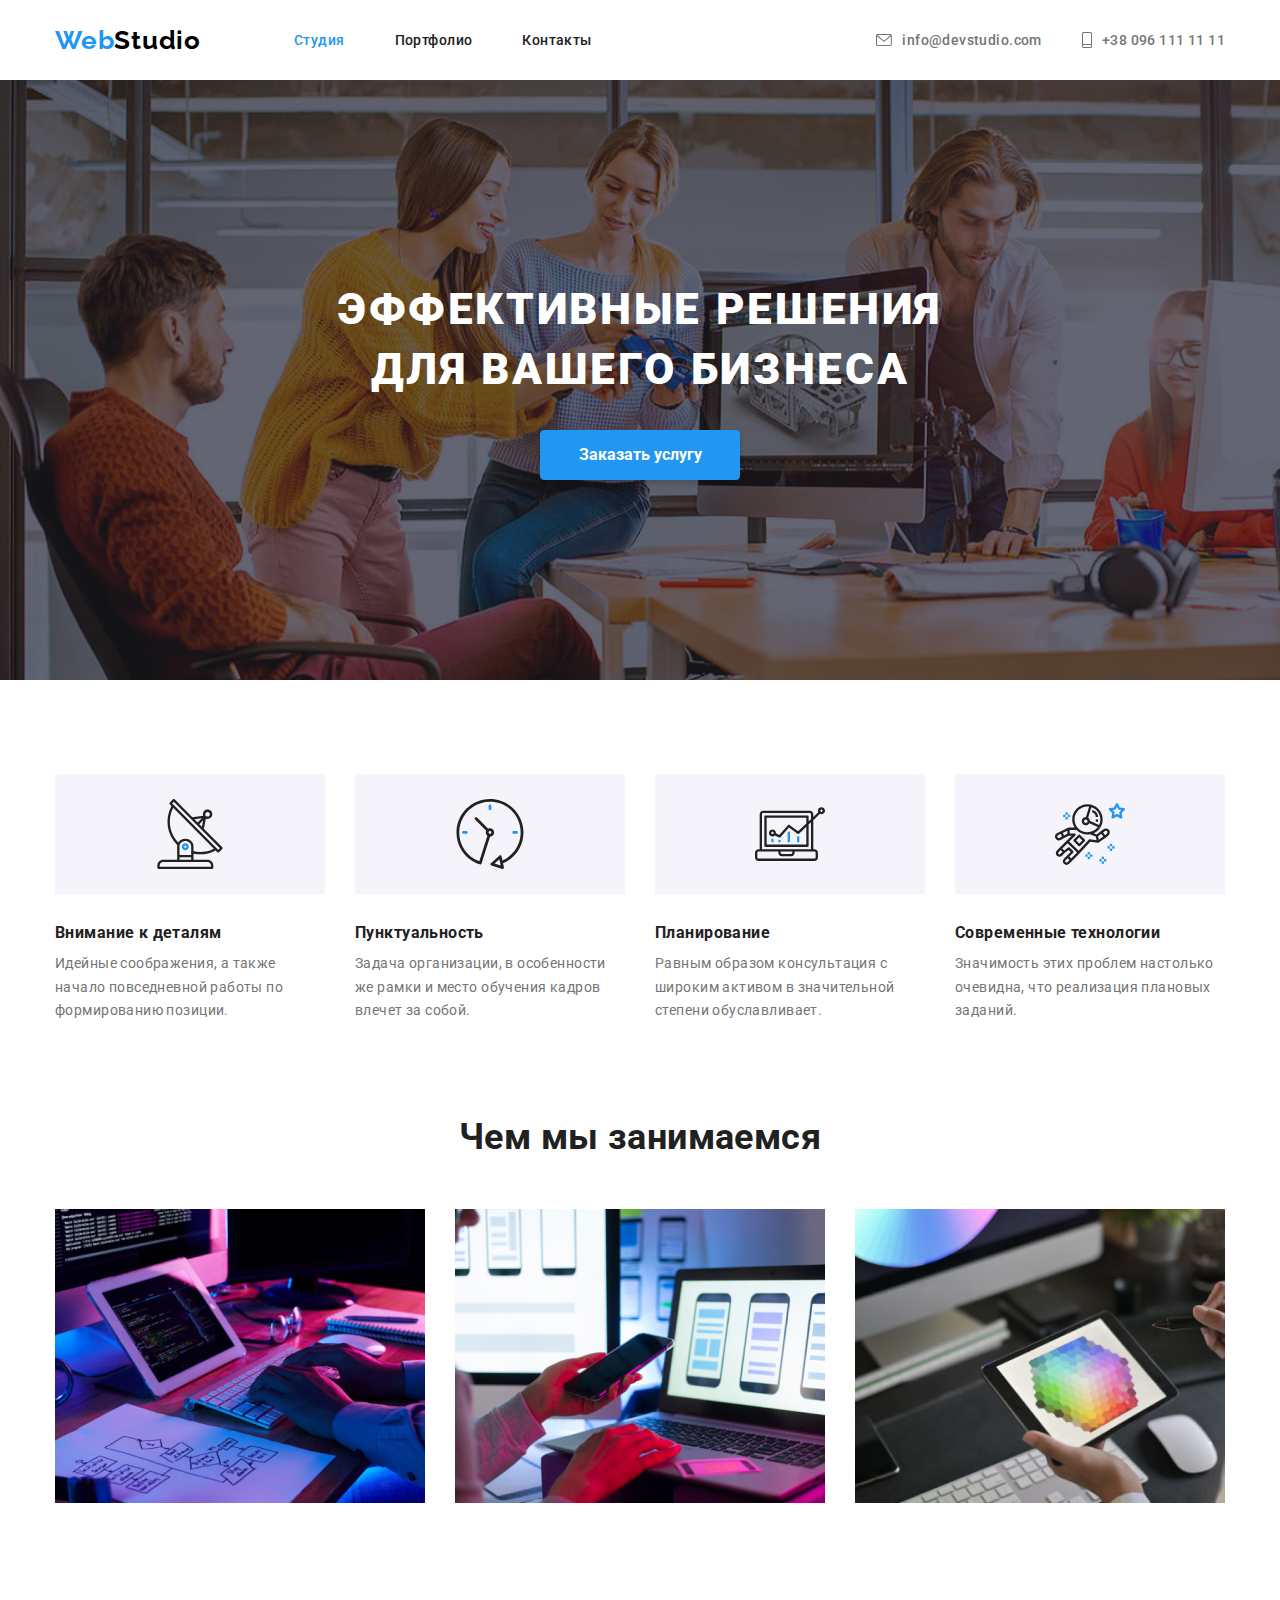
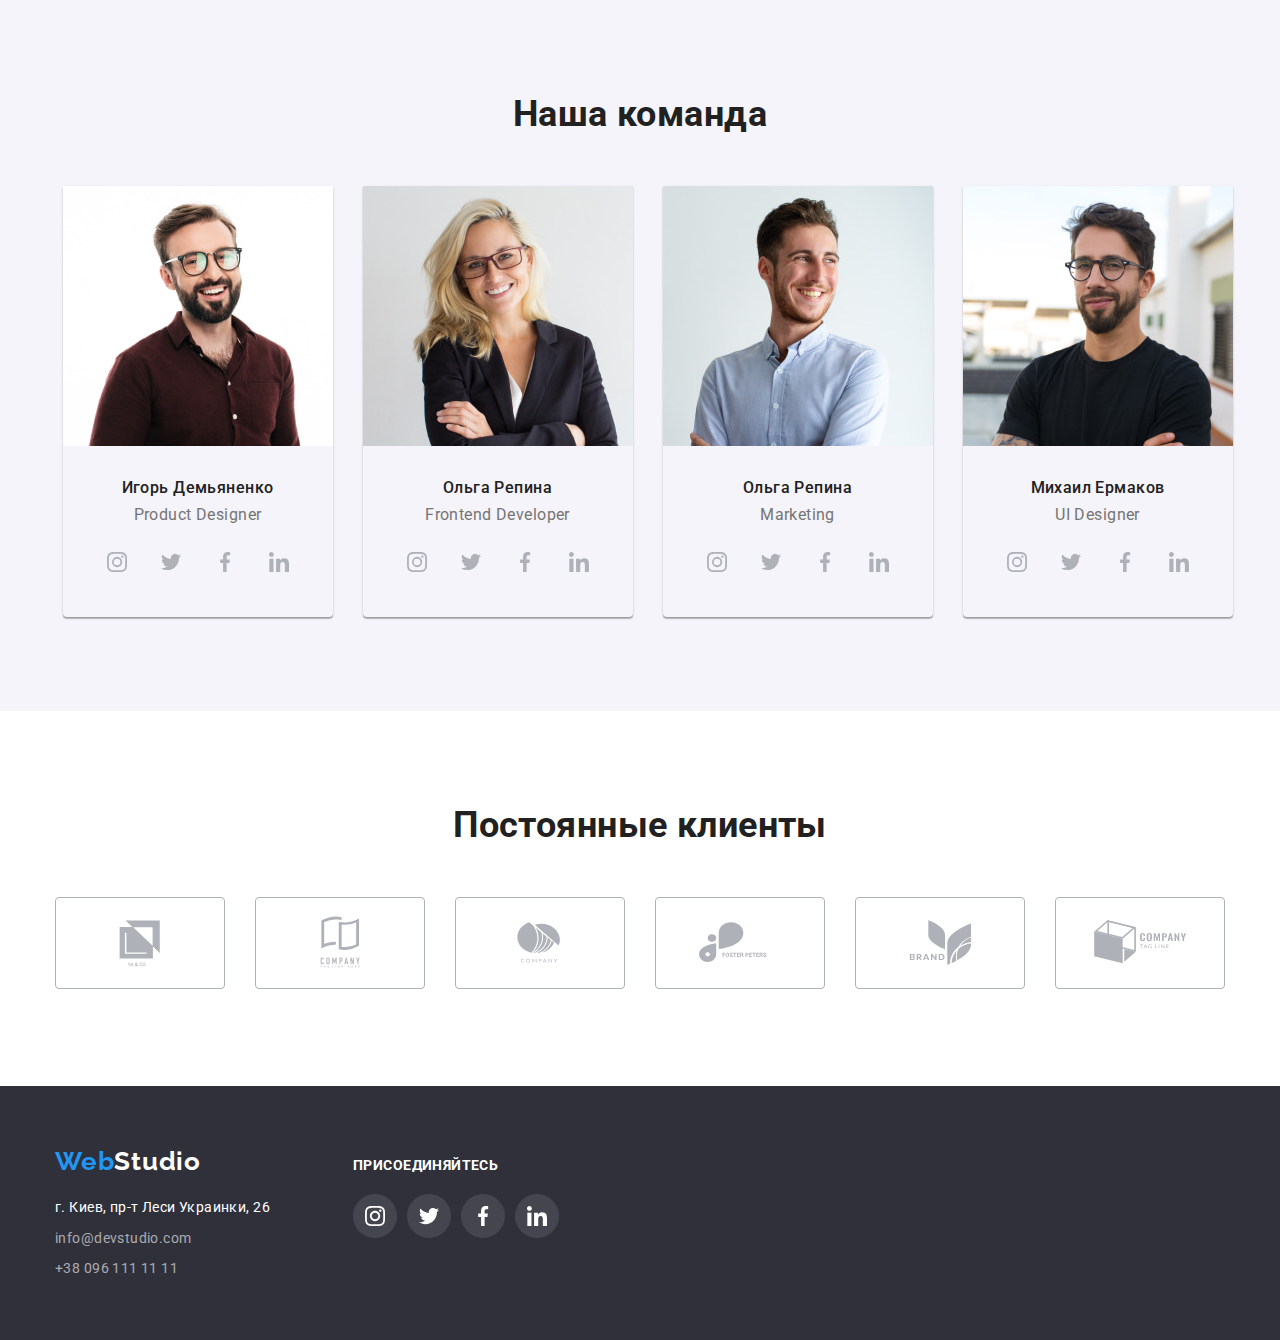
<file: index.html>
<!DOCTYPE html>
<html lang="ru">

<head>
    <meta charset="UTF-8">
    <meta http-equiv="X-UA-Compatible" content="IE=edge">
    <meta name="viewport" content="width=device-width, initial-scale=1.0">
    <title>GoIT homework</title>
    <link rel="preconnect" href="https://fonts.googleapis.com">
    <link rel="preconnect" href="https://fonts.gstatic.com" crossorigin>
    <link
        href="https://fonts.googleapis.com/css2?family=Raleway:wght@700&family=Roboto:wght@400;500;700;900&display=swap"
        rel="stylesheet">
    <link rel="stylesheet" href="https://cdnjs.cloudflare.com/ajax/libs/modern-normalize/1.1.0/modern-normalize.min.css



        ">
    <link rel="stylesheet" href="./css/styles.css">
</head>

<body>
    <!-- Header -->
    <header class="header">
        <div class="container">
            <div class="header-content-wrapper">
                <nav class="nav-menu">
                    <a lang="en" href="./index.html" class="link logo"><span lang="en">Web</span>Studio</a>
                    <ul class="nav-menu-list">
                        <li class="menu-item"><a href="./index.html" class="link active-link">Студия</a></li>
                        <li class="menu-item"><a href="./portfolio.html" class="link">Портфолио</a></li>
                        <li class="menu-item"><a href="" class="link">Контакты</a></li>
                    </ul>
                </nav>
                <ul class="contact-links-list">
                    <li>
                        <a class="link contact-link email-link" href="mailto:info@devstudio.com" lang="en">
                            <svg class="email-link-icon" width="16" height="12">
                                <use href="./images/sprite.svg#icon-email">
                            </svg>
                            info@devstudio.com
                        </a>
                    </li>
                    <li>
                        <a class="link contact-link phone-link" href="tel:+380961111111">
                            <svg class="phone-link-icon" width="10" height="16">
                                <use href="./images/sprite.svg#icon-telephone">
                            </svg>
                            +38 096 111 11 11
                        </a>
                    </li>
                </ul>
            </div>
        </div>
    </header>
    <!-- Main -->
    <main>
        <!-- Hero -->
        <section class="hero-section">
            <h1 class="hero-title">Эффективные решения для вашего бизнеса</h1>
            <button class="hero-button" type="button">Заказать услугу</button>
        </section>
        <!-- Featers -->
        <section class="page-section featers-section">
            <div class="container">
                <ul class="featers-list">
                    <li class="feater-item">
                        <h3 class="feater-title">Внимание к деталям</h3>
                        <p class="feater-description">Идейные соображения, а также начало повседневной работы по
                            формированию позиции.</p>
                    </li>
                    <li class="feater-item">
                        <h3 class="feater-title">Пунктуальность</h3>
                        <p class="feater-description">Задача организации, в особенности же рамки и место обучения кадров
                            влечет за собой.</p>
                    </li>
                    <li class="feater-item">
                        <h3 class="feater-title">Планирование</h3>
                        <p class="feater-description">Равным образом консультация с широким активом в значительной
                            степени
                            обуславливает.</p>
                    </li>
                    <li class="feater-item">
                        <h3 class="feater-title">Современные технологии</h3>
                        <p class="feater-description">Значимость этих проблем настолько очевидна, что реализация
                            плановых
                            заданий.</p>
                    </li>
                </ul>
            </div>
        </section>
        <!-- What we Doing -->
        <section class="page-section whatWeDoing-section">
            <div class="container">
                <h2 class="section-title">Чем мы занимаемся</h2>
                <ul class="whatWeDoing-list">
                    <li><img src="./images/whatWeDoing/whatWeDoing1.jpg" alt="Пишем код" width="370"></li>
                    <li><img src="./images/whatWeDoing/whatWeDoing2.jpg" alt="Делаем адаптив" width="370"></li>
                    <li><img src="./images/whatWeDoing/whatWeDoing3.jpg" alt="Делаем дизайн" width="370"></li>
                </ul>
            </div>
        </section>
        <!-- Our team -->
        <section class="page-section team-section">
            <div class="container">
                <h2 class="section-title team-section-title">Наша команда</h2>
                <ul class="team-list">
                    <li class="team-member">
                        <img src="./images/ourTeam/ourTeam1.jpg" alt="Фото Игоря Демьяненко">
                        <h3 class="member-name">Игорь Демьяненко</h3>
                        <p class="member-description" lang="en">Product Designer</p>
                        <ul class="members-socialLink-list">
                            <li class="member-socialLink-item">
                                <a class="member-socialLink" href="" aria-label="member instagram link">
                                    <svg class="member-socialLink-icon" width="44" height="44">
                                        <use href="./images/sprite.svg#icon-instagram">
                                    </svg>
                                </a>
                            </li>
                            <li class="member-socialLink-item">
                                <a class="member-socialLink" href="" aria-label="member twitter link">
                                    <svg class="member-socialLink-icon" width="44" height="44">
                                        <use href="./images/sprite.svg#icon-twitter">
                                    </svg>
                                </a>
                            </li>
                            <li class="member-socialLink-item">
                                <a class="member-socialLink" href="" aria-label="member facebook link">
                                    <svg class="member-socialLink-icon" width="44" height="44">
                                        <use href="./images/sprite.svg#icon-facebook">
                                    </svg>
                                </a>
                            </li>
                            <li class="member-socialLink-item">
                                <a class="member-socialLink" href="" aria-label="member linedin link">
                                    <svg class="member-socialLink-icon" width="44" height="44">
                                        <use href="./images/sprite.svg#icon-linkedin">
                                    </svg>
                                </a>
                            </li>
                        </ul>
                    </li>
                    <li class="team-member">
                        <img src="./images/ourTeam/ourTeam2.jpg" alt="Фото Ольги Репиной">
                        <h3 class="member-name">Ольга Репина</h3>
                        <p class="member-description" lang="en">Frontend Developer</p>
                        <ul class="members-socialLink-list">
                            <li class="member-socialLink-item">
                                <a class="member-socialLink" href="" aria-label="member instagram link">
                                    <svg class="member-socialLink-icon" width="44" height="44">
                                        <use href="./images/sprite.svg#icon-instagram">
                                    </svg>
                                </a>
                            </li>
                            <li class="member-socialLink-item">
                                <a class="member-socialLink" href="" aria-label="member twitter link">
                                    <svg class="member-socialLink-icon" width="44" height="44">
                                        <use href="./images/sprite.svg#icon-twitter">
                                    </svg>
                                </a>
                            </li>
                            <li class="member-socialLink-item">
                                <a class="member-socialLink" href="" aria-label="member facebook link">
                                    <svg class="member-socialLink-icon" width="44" height="44">
                                        <use href="./images/sprite.svg#icon-facebook">
                                    </svg>
                                </a>
                            </li>
                            <li class="member-socialLink-item">
                                <a class="member-socialLink" href="" aria-label="member linedin link">
                                    <svg class="member-socialLink-icon" width="44" height="44">
                                        <use href="./images/sprite.svg#icon-linkedin">
                                    </svg>
                                </a>
                            </li>
                        </ul>
                    </li>
                    <li class="team-member">
                        <img src="./images/ourTeam/ourTeam3.jpg" alt="Фото Николая Тарасова">
                        <h3 class="member-name">Ольга Репина</h3>
                        <p class="member-description" lang="en">Marketing</p>
                        <ul class="members-socialLink-list">
                            <li class="member-socialLink-item">
                                <a class="member-socialLink" href="" aria-label="member instagram link">
                                    <svg class="member-socialLink-icon" width="44" height="44">
                                        <use href="./images/sprite.svg#icon-instagram">
                                    </svg>
                                </a>
                            </li>
                            <li class="member-socialLink-item">
                                <a class="member-socialLink" href="" aria-label="member twitter link">
                                    <svg class="member-socialLink-icon" width="44" height="44">
                                        <use href="./images/sprite.svg#icon-twitter">
                                    </svg>
                                </a>
                            </li>
                            <li class="member-socialLink-item">
                                <a class="member-socialLink" href="" aria-label="member facebook link">
                                    <svg class="member-socialLink-icon" width="44" height="44">
                                        <use href="./images/sprite.svg#icon-facebook">
                                    </svg>
                                </a>
                            </li>
                            <li class="member-socialLink-item">
                                <a class="member-socialLink" href="" aria-label="member linedin link">
                                    <svg class="member-socialLink-icon" width="44" height="44">
                                        <use href="./images/sprite.svg#icon-linkedin">
                                    </svg>
                                </a>
                            </li>
                        </ul>
                    </li>
                    <li class="team-member">
                        <img src="./images/ourTeam/ourTeam4.jpg" alt="Фото Николая Тарасова">
                        <h3 class="member-name">Михаил Ермаков</h3>
                        <p class="member-description" lang="en">UI Designer</p>
                        <ul class="members-socialLink-list">
                            <li class="member-socialLink-item">
                                <a class="member-socialLink" href="" aria-label="member instagram link">
                                    <svg class="member-socialLink-icon" width="44" height="44">
                                        <use href="./images/sprite.svg#icon-instagram">
                                    </svg>
                                </a>
                            </li>
                            <li class="member-socialLink-item">
                                <a class="member-socialLink" href="" aria-label="member twitter link">
                                    <svg class="member-socialLink-icon" width="44" height="44">
                                        <use href="./images/sprite.svg#icon-twitter">
                                    </svg>
                                </a>
                            </li>
                            <li class="member-socialLink-item">
                                <a class="member-socialLink" href="" aria-label="member facebook link">
                                    <svg class="member-socialLink-icon" width="44" height="44">
                                        <use href="./images/sprite.svg#icon-facebook">
                                    </svg>
                                </a>
                            </li>
                            <li class="member-socialLink-item">
                                <a class="member-socialLink" href="" aria-label="member linedin link">
                                    <svg class="member-socialLink-icon" width="44" height="44">
                                        <use href="./images/sprite.svg#icon-linkedin">
                                    </svg>
                                </a>
                            </li>
                        </ul>
                    </li>
                </ul>
            </div>
        </section>
        <!-- Regular customers -->
        <section class="page-section customers-section">
            <div class="container">
                <h2 class="section-title team-section-title">Постоянные клиенты</h2>
                <ul class="customers-list">
                    <li class="customer-item">
                        <a class="customer-link" href="" aria-label="customer logo">
                            <svg class="customer-link-icon" width="170" height="92">
                                <use href="./images/sprite.svg#icon-Client-1">
                            </svg>
                        </a>
                    </li>
                    <li class="customer-item">
                        <a class="customer-link" href="" aria-label="customer logo">
                            <svg class="customer-link-icon" width="170" height="92">
                                <use href="./images/sprite.svg#icon-Client-2">
                            </svg>
                        </a>
                    </li>
                    <li class="customer-item">
                        <a class="customer-link" href="" aria-label="customer logo">
                            <svg class="customer-link-icon" width="170" height="92">
                                <use href="./images/sprite.svg#icon-Client-3">
                            </svg>
                        </a>
                    </li>
                    <li class="customer-item">
                        <a class="customer-link" href="" aria-label="customer logo">
                            <svg class="customer-link-icon" width="170" height="92">
                                <use href="./images/sprite.svg#icon-Client-4">
                            </svg>
                        </a>
                    </li>
                    <li class="customer-item">
                        <a class="customer-link" href="" aria-label="customer logo">
                            <svg class="customer-link-icon" width="170" height="92">
                                <use href="./images/sprite.svg#icon-Client-5">
                            </svg>
                        </a>
                    </li>
                    <li class="customer-item">
                        <a class="customer-link" href="" aria-label="customer logo">
                            <svg class="customer-link-icon" width="170" height="92">
                                <use href="./images/sprite.svg#icon-Client-6">
                            </svg>
                        </a>
                    </li>
                </ul>
            </div>
        </section>
    </main>
    <!-- Footer -->
    <footer class="footer">
        <div class="container">
            <div class="contacts-wrapper">
                <address>
                    <a href="./index.html" lang="en" class="link logo"><span>Web</span>Studio</a>
                    <ul class="footer-contacts">
                        <li class="address">г. Киев, пр-т Леси Украинки, 26</li>
                        <li><a class="link contact-link" href="mailto:info@devstudio.com">info@devstudio.com</a></li>
                        <li><a class="link contact-link" href="tel:+380961111111">+38 096 111 11 11</a></li>
                    </ul>
                </address>
                <div class="socials">
                    <h3 class="socials-title">Присоединяйтесь</h3>
                    <ul class="social-links-list">
                        <li class="social-link-item"><a class="solial-link instagram-icon" href=""></a></li>
                        <li class="social-link-item"><a class="solial-link twitter-icon" href=""></a></li>
                        <li class="social-link-item"><a class="solial-link facebook-icon" href=""></a></li>
                        <li class="social-link-item"><a class="solial-link linkedin-icon" href=""></a></li>
                    </ul>
                </div>
            </div>
        </div>
    </footer>
</body>

</html>
</file>
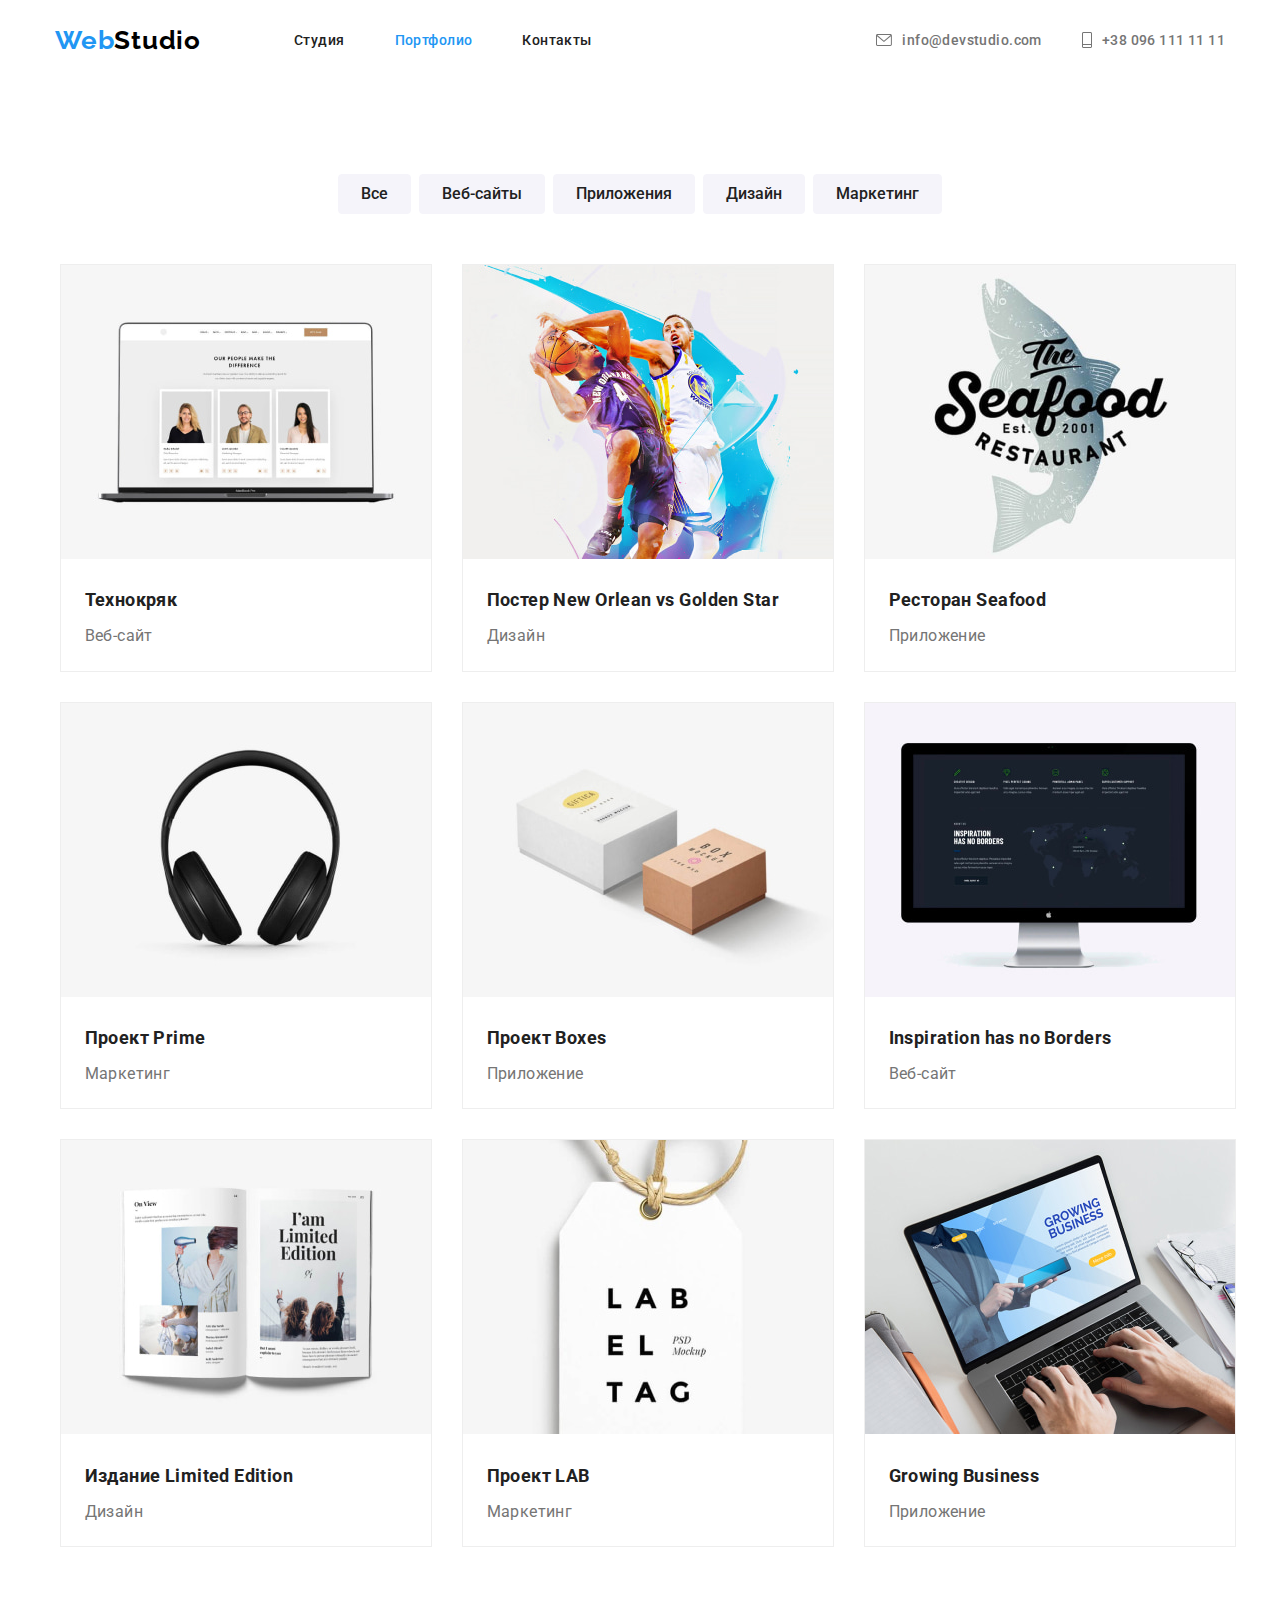
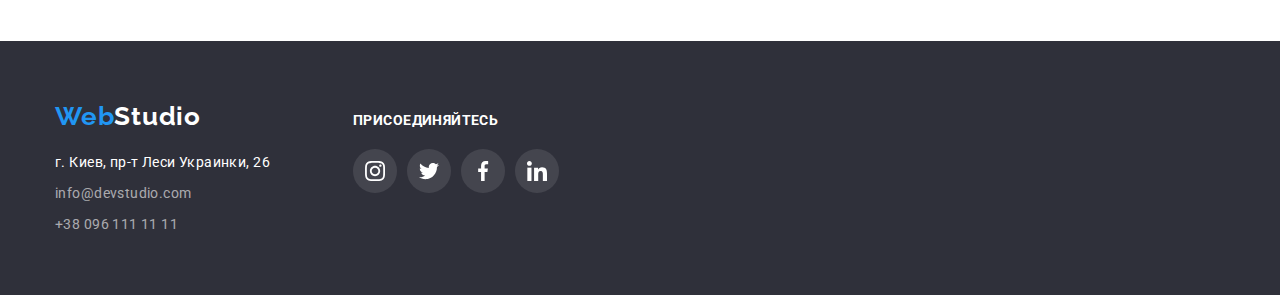
<file: portfolio.html>
<!DOCTYPE html>
<html lang="ru">

<head>
    <meta charset="UTF-8">
    <meta http-equiv="X-UA-Compatible" content="IE=edge">
    <meta name="viewport" content="width=device-width, initial-scale=1.0">
    <title>GoIT homework</title>
    <link rel="preconnect" href="https://fonts.googleapis.com">
    <link rel="preconnect" href="https://fonts.gstatic.com" crossorigin>
    <link
        href="https://fonts.googleapis.com/css2?family=Raleway:wght@700&family=Roboto:wght@400;500;700;900&display=swap"
        rel="stylesheet">
    <link rel="stylesheet"
        href="https://cdnjs.cloudflare.com/ajax/libs/modern-normalize/1.1.0/modern-normalize.min.css">
    <link rel="stylesheet" href="./css/styles.css">
</head>

<body>
    <!-- Header -->
    <header class="header">
        <div class="container">
            <div class="header-content-wrapper">
                <nav class="nav-menu">
                    <a lang="en" href="./index.html" class="link logo"><span lang="en">Web</span>Studio</a>
                    <ul class="nav-menu-list">
                        <li class="menu-item"><a href="./index.html" class="link">Студия</a></li>
                        <li class="menu-item"><a href="./portfolio.html" class="link active-link">Портфолио</a></li>
                        <li class="menu-item"><a href="" class="link">Контакты</a></li>
                    </ul>
                </nav>
                <ul class="contact-links-list">
                    <li>
                        <a class="link contact-link email-link" href="mailto:info@devstudio.com" lang="en">
                            <svg class="email-link-icon" width="16" height="12">
                                <use href="./images/sprite.svg#icon-email">
                            </svg>
                            info@devstudio.com
                        </a>
                    </li>
                    <li>
                        <a class="link contact-link phone-link" href="tel:+380961111111">
                            <svg class="phone-link-icon" width="10" height="16">
                                <use href="./images/sprite.svg#icon-telephone">
                            </svg>
                            +38 096 111 11 11
                        </a>
                    </li>
                </ul>
            </div>
        </div>
    </header>
    <main>
        <div class="container">
            <section class="page-section portfolio-section">
                <ul class="filters-list">
                    <li class="filter-item"><button type="button" class="filter-button">Все</button></li>
                    <li class="filter-item"><button type="button" class="filter-button">Веб-сайты</button></li>
                    <li class="filter-item"><button type="button" class="filter-button">Приложения</button></li>
                    <li class="filter-item"><button type="button" class="filter-button">Дизайн</button></li>
                    <li class="filter-item"><button type="button" class="filter-button">Маркетинг</button></li>
                </ul>
                <ul class="projects-list">
                    <li class="project-item">
                        <a class="link" href="">
                            <img src="./images/portfolioProjects/portfolioProject1.jpg" alt="" width="370">
                            <div class="project-description">
                                <h3 class="project-title">Технокряк</h3>
                                <p class="project-type">Веб-сайт</p>
                            </div>
                        </a>
                    </li>
                    <li class="project-item">
                        <a class="link" href="">
                            <img src="./images/portfolioProjects/portfolioProject2.jpg" alt="" width="370">
                            <div class="project-description">
                                <h3 class="project-title">Постер New Orlean vs Golden Star</h3>
                                <p class="project-type">Дизайн</p>
                            </div>
                        </a>
                    </li>
                    <li class="project-item">
                        <a class="link" href="">
                            <img src="./images/portfolioProjects/portfolioProject3.jpg" alt="" width="370">
                            <div class="project-description">
                                <h3 class="project-title">Ресторан Seafood</h3>
                                <p class="project-type">Приложение</p>
                            </div>
                        </a>
                    </li>
                    <li class="project-item">
                        <a class="link" href="">
                            <img src="./images/portfolioProjects/portfolioProject4.jpg" alt="" width="370">
                            <div class="project-description">
                                <h3 class="project-title">Проект Prime</h3>
                                <p class="project-type">Маркетинг</p>
                            </div>
                        </a>
                    </li>
                    <li class="project-item">
                        <a class="link" href="">
                            <img src="./images/portfolioProjects/portfolioProject5.jpg" alt="" width="370">
                            <div class="project-description">
                                <h3 class="project-title">Проект Boxes</h3>
                                <p class="project-type">Приложение</p>
                            </div>
                        </a>
                    </li>
                    <li class="project-item">
                        <a class="link" href="">
                            <img src="./images/portfolioProjects/portfolioProject6.jpg" alt="" width="370">
                            <div class="project-description">
                                <h3 class="project-title">Inspiration has no Borders</h3>
                                <p class="project-type">Веб-сайт</p>
                            </div>
                        </a>
                    </li>
                    <li class="project-item">
                        <a class="link" href="">
                            <img src="./images/portfolioProjects/portfolioProject7.jpg" alt="" width="370">
                            <div class="project-description">
                                <h3 class="project-title">Издание Limited Edition</h3>
                                <p class="project-type">Дизайн</p>
                            </div>
                        </a>
                    </li>
                    <li class="project-item">
                        <a class="link" href="">
                            <img src="./images/portfolioProjects/portfolioProject8.jpg" alt="" width="370">
                            <div class="project-description">
                                <h3 class="project-title">Проект LAB</h3>
                                <p class="project-type">Маркетинг</p>
                            </div>
                        </a>
                    </li>
                    <li class="project-item">
                        <a class="link" href="">
                            <img src="./images/portfolioProjects/portfolioProject9.jpg" alt="" width="370">
                            <div class="project-description">
                                <h3 class="project-title">Growing Business</h3>
                                <p class="project-type">Приложение</p>
                            </div>
                        </a>
                    </li>
                </ul>
            </section>
        </div>
    </main>
    <!-- Footer -->
    <footer class="footer">
        <div class="container">
            <div class="contacts-wrapper">
                <address>
                    <a href="./index.html" lang="en" class="link logo"><span>Web</span>Studio</a>
                    <ul class="footer-contacts">
                        <li class="address">г. Киев, пр-т Леси Украинки, 26</li>
                        <li><a class="link contact-link" href="mailto:info@devstudio.com">info@devstudio.com</a></li>
                        <li><a class="link contact-link" href="tel:+380961111111">+38 096 111 11 11</a></li>
                    </ul>
                </address>
                <div class="socials">
                    <h3 class="socials-title">Присоединяйтесь</h3>
                    <ul class="social-links-list">
                        <li class="social-link-item"><a class="solial-link instagram-icon" href=""></a></li>
                        <li class="social-link-item"><a class="solial-link twitter-icon" href=""></a></li>
                        <li class="social-link-item"><a class="solial-link facebook-icon" href=""></a></li>
                        <li class="social-link-item"><a class="solial-link linkedin-icon" href=""></a></li>
                    </ul>
                </div>
            </div>
        </div>
    </footer>
</body>

</html>
</file>
<file: css/styles.css>
/* Обнуление */
*,
*::before,
*::after {
  box-sizing: border-box;
}

h1, h2, h3, h4, h5, h6, p {
    margin: 0;
    padding: 0;
}

ul {
    margin: 0;
    padding: 0;
}

:root {
    --primary-text-color: #757575;
    --secondary-text-color: #FFFFFF;
    --title-text-color: #212121;
    --primary-background-color: #FFFFFF;
    --secondary-background-color: #2F303A;
    --accent-text-color: #2196F3;
    --selected-button-background: #2196F3;
    --unselected-button-background: #F5F4FA;

}

body {
    font-family: 'Roboto', sans-serif;
    font-weight: 400;
    color: var(--primary-text-color);
    font-size: 14px;
    letter-spacing: 0.03em;
    margin: 0;
}

h1, h2, h3, h4, h5, h6 {
    color: var(--title-text-color);
}



ul {
    list-style: none;
}

address {
    font-style: normal;
}

/* common styles */
.container {
    max-width: 1210px;
    padding: 0 20px;
    margin: 0 auto;

}
.page-section {
    padding: 94px 0;
    background-color: var(--primary-background-color);

}
.page-section .section-title {
    margin-bottom: 50px;
    color: var(--title-text-color);
    font-weight: 700;
    font-size: 36px;
    line-height: 1.16;
    text-align: center;
}

.link {
    color: var(--title-text-color);
    font-weight: 500;
    text-decoration: none;
}
.logo {
    font-family: 'Raleway', sans-serif;
    color: #000000;
    font-size: 26px;
    line-height: 1.15;
    letter-spacing: 0.03em;
    font-weight: 700;
    margin: 0 93px 0 0;
}
.logo span {
    color: var(--accent-text-color);
}
/* header styles */

.header-content-wrapper {
    display: flex;
    justify-content: space-between;
    align-items: center;
}

.nav-menu {
    display: flex;
    align-items: center;
}

.nav-menu-list {
    display: flex;
    align-items: center;
}

.nav-menu-list>.menu-item:not(:last-child) {
    margin-right: 50px;
}

.nav-menu-list .link {
    display: block;
    padding: 32px 0;
}

.contact-links-list .link {
    display: inline-flex;
    align-items: center;
    padding: 32px 0;
}

.header .contact-links-list .link::before {
    content: '';
    margin-right: 10px;
    background-repeat: no-repeat;
}

.nav-menu-list .link:hover {
    color: var(--accent-text-color);
}
.nav-menu .link.active-link{
    color: var(--accent-text-color);
}


.logo {
    font-family: 'Raleway', sans-serif;
    color: #000000;
    font-size: 26px;
    line-height: 1.19;
    font-weight: 700;
    margin: 0 93px 0 0;
}

.logo span {
    color: var(--accent-text-color);
}

.contact-links-list {
    display: flex;
}

.contact-links-list>li:not(:last-child) {
    margin-right: 30px;
}

.email-link .email-link-icon {
    fill: currentColor;
    margin-right: 10px;
}

.phone-link .phone-link-icon {
    fill: currentColor;
    margin-right: 10px;
}

.header .contact-link:hover,
.header .contact-link:focus {
    color: var(--accent-text-color);
}

.header .contact-link {
    color: var(--primary-text-color);

}

/* hero styles */
.hero-section {
    background-color: var(--secondary-background-color);
    background-image:linear-gradient(to right, rgba(47, 48, 58, 0.4), 
                                               rgba(47, 48, 58, 0.4)), 
                    url(../images/heroBackground.jpg);
    background-repeat: no-repeat;
    background-size: cover;
    padding: 200px 0;
    text-align: center;
}

.hero-section .hero-title {
    margin: 0 auto 30px;
    max-width: 696px;
    color: var(--secondary-text-color);
    text-align: center;
    font-size: 44px;
    line-height: 1.36;
    font-weight: 900;
    letter-spacing: 0.06em;
    text-transform: uppercase;
}

.hero-button {
    display: inline-block;
    min-width: 200px;
    padding: 10px 0;
    border: 1px solid var(--selected-button-background);
    box-shadow: 0px 4px 4px rgba(0, 0, 0, 0.15);
    border-radius: 4px;
    font-weight: 700;
    background-color: var(--accent-text-color);
    color: var(--secondary-text-color);
    line-height: 1.75;
    font-size: 16px;
}
.hero-button:hover, 
.hero-button:focus {
    color: var(--title-text-color);
}

/* Featers styles */

.featers-list {
    display: flex;
    justify-content: center;
    flex-wrap: wrap;
    margin: -15px
}

.featers-list .feater-item {
    max-width: 270px;
    margin: 15px;
}

.featers-list .feater-item::before {
    content: '';
    display: block;
    height: 120px;
    background-color: #F5F4FA;
    margin-bottom: 30px;
    background-repeat: no-repeat;
    background-position: center;
}

.featers-list .feater-item:nth-child(1):before {
    background-image: url(../images/featersIcons/antenna.svg);

}
.featers-list .feater-item:nth-child(2):before {
    background-image: url(../images/featersIcons/clock.svg);
}
.featers-list .feater-item:nth-child(3):before {
    background-image: url(../images/featersIcons/diagram.svg);
}
.featers-list .feater-item:nth-child(4):before {
    background-image: url(../images/featersIcons/astronaut.svg);
}

.feater-item  .feater-title {
    margin-bottom: 10px;
    font-weight: 700;
    line-height: 1.1;
}

.feater-item  .feater-description {
    font-weight: 400;
    line-height: 1.7;
}
/* what we doing */
.page-section.whatWeDoing-section {
    padding-top: 0;
}

.whatWeDoing-list {
    display: flex;
    flex-wrap: wrap;
    justify-content: center;
    margin: -15px;
}

.whatWeDoing-list li {
    margin: 15px;
}

/* Our team section styles */
.team-section {
    background: #F5F4FA;
}

.team-list {
    display: flex;
    flex-wrap: wrap;
    justify-content: center;
    margin: -15px;
}

.team-list .team-member {
    margin: 15px;
    padding-bottom: 30px;
    box-shadow: 0px 1px 3px rgba(0, 0, 0, 0.12), 0px 1px 1px rgba(0, 0, 0, 0.14), 0px 2px 1px rgba(0, 0, 0, 0.2);
    border-radius: 0px 0px 4px 4px;
    text-align: center;
}

.team-list .team-member:nth-child(4n+4){
    margin-right: 0;
}

.team-member img {
    margin-bottom: 30px;
}
.team-member h3,
.team-member p {
    font-size: 16px;
    line-height: 1.1;
}

.team-member h3 {
    margin-bottom: 10px;
}

.team-member .member-name {
    font-weight: 500;
}

.team-member .member-description {
    font-weight: 400;
    margin-bottom: 16px;
}
.members-socialLink-list {
    display: flex;
    justify-content: center;
    margin: -5px;
}

.members-socialLink-list .member-socialLink-item {
    margin: 5px;
}

.member-socialLink-item .member-socialLink {
    display: inline-flex;
    border-radius: 50%;
}

.member-socialLink-item .member-socialLink:hover {
    background-color: var(--selected-button-background);
    fill: #FFFFFF;
}

.member-socialLink-item .member-socialLink:hover .member-socialLink-icon {
    fill: #FFFFFF;
}
.member-socialLink-icon {
    fill: #AFB1B8;
}
/* Regular customers styles */
.customers-section .customers-list {
    justify-content:center;
    display: flex;
    flex-wrap: wrap;
    margin: -15px;
}
.customers-list .customer-item {
    margin: 15px;
}
.customers-list .customer-link-icon {
    border: 1px solid #AFB1B8;
    border-radius: 4px;
    fill: #AFB1B8;
}

.customers-list .customer-link-icon:hover {
    fill: var(--selected-button-background);
    border-color: var(--selected-button-background);
}


/* footer styles */
.footer {
    padding: 60px 0;
    color: var(--secondary-text-color);
    background-color: var(--secondary-background-color);
}

.footer .contacts-wrapper {
    display: flex;
}

.footer .socials {
    padding-top: 12px;
    margin-left: 83px;
}

.socials .social-links-list {
    display: flex;
    margin-top: 20px;
}

.social-links-list .social-link-item:not(:last-child) {
    margin-right: 10px;
}

.social-link-item .solial-link {
    display: inline-flex;
}
.social-link-item .solial-link::before {
    content: '';
    display: inline-block;
    border-radius: 50%;
    width: 44px;
    height: 44px;
    background-color: rgba(255, 255, 255, 0.1);
    background-repeat: no-repeat;
    background-position: center;
}

.social-link-item .solial-link:hover:before {
    background-color: var(--selected-button-background);
}

.social-link-item .instagram-icon::before {
    background-image: url(../images/footerSocialsIcons/instagram.svg);
}
.social-link-item .twitter-icon::before {
    background-image: url(../images/footerSocialsIcons/twitter.svg);
}
.social-link-item .facebook-icon::before {
    background-image: url(../images/footerSocialsIcons/facebook.svg);
}
.social-link-item .linkedin-icon::before {
    background-image: url(../images/footerSocialsIcons/linkedin.svg);
}

.footer .logo {
    display: inline-block;
    margin: 0 0 20px 0;
    color: var(--secondary-text-color);
}

.socials-title {

    color: var(--secondary-text-color);
    line-height: 1.14;
    font-size: 14px;
    letter-spacing: 0.03em;
    text-transform: uppercase;
    font-weight: 700;
}

.footer-contacts {
    line-height: 1.55;
}

.footer-contacts>li:not(:last-child) {
    margin-bottom: 9px;
}


.footer-contacts .contact-link {
    color: rgba(255, 255, 255, 0.6);
    font-weight: 400;
}

.footer-contacts .contact-link:hover,
.footer-contacts .contact-link:focus {
    color: var(--accent-text-color)
}

/* portfolio styles */
.filters-list {
    display: flex;
    justify-content: center;
    margin-bottom: 50px;
}
.filters-list .filter-item:not(:last-child) {
    margin-right: 8px;
}

.filters-list .filter-button {
    background: var(--unselected-button-background);
    color: var(--title-text-color);
    font-size: 16px;
    line-height: 1.6;
    font-weight: 500;
    border: 1px solid var(--unselected-button-background);
    border-radius: 4px;
    padding: 6px 22px;
    text-align: center;
    cursor: pointer;
}

.filters-list .filter-button:hover,
.filters-list .filter-button:focus {
    background: var(--selected-button-background);
    color: var(--secondary-text-color);
    border: 1px solid var(--selected-button-background);
    box-shadow: 0px 3px 1px rgba(0, 0, 0, 0.1), 0px 1px 2px rgba(0, 0, 0, 0.08), 0px 2px 2px rgba(0, 0, 0, 0.12);
}

.projects-list {
    display: flex;
    flex-wrap: wrap;
    justify-content: center;
    margin: -15px;    
}

.project-item {
    margin: 15px;
    max-width: calc((100% - 60px)/3);
    border: 1px solid #EEEEEE;
    overflow: hidden;
}

.project-item:nth-child(3n) {
   margin-right: 0;
}

.project-item img {
    max-width: 100%;
}
.project-item:hover {
    box-shadow: 0px 1px 1px rgba(0, 0, 0, 0.12),
                0px 4px 4px rgba(0, 0, 0, 0.06),
                1px 4px 6px rgba(0, 0, 0, 0.16);
}

.project-description {
    padding: 20px 24px;
}
.project-description .project-title {
    font-size: 18px;
    line-height: 2;
    font-weight: 700;
}

.project-description .project-type {
    margin-top: 4px;
    font-size: 16px;
    line-height: 1.8;
    font-weight: 400;
    color: var(--primary-text-color);
}
</file>
